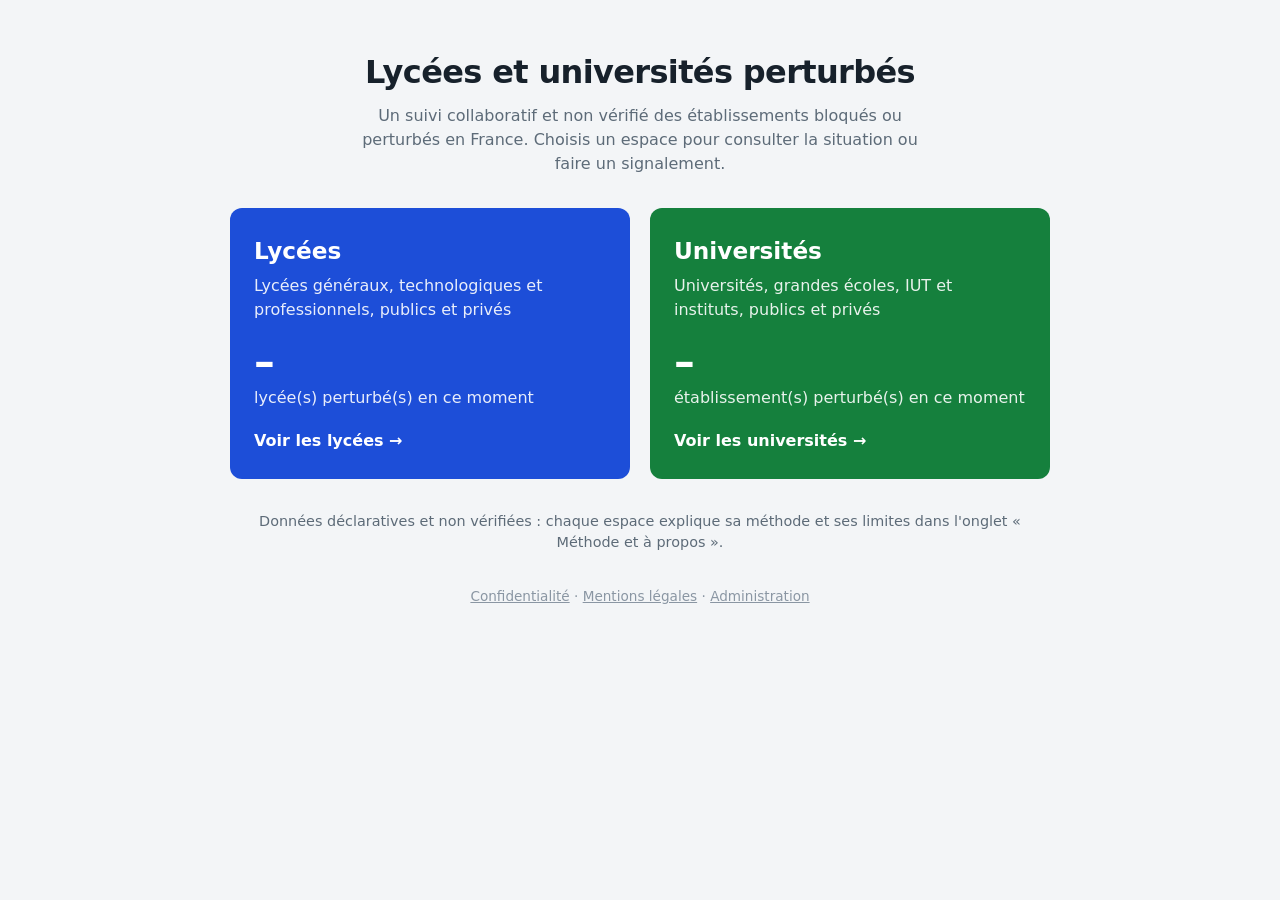
<file: index.html>
<!DOCTYPE html>
<html lang="fr">
<head>
<meta charset="utf-8">
<meta name="viewport" content="width=device-width, initial-scale=1">
<title>Lycées et universités perturbés – suivi collaboratif</title>
<!-- ===================================================================
     index.html : la page d'accueil. Elle ne charge ni carte ni liste
     d'établissements : seulement deux chiffres (un appel à la base).
     =================================================================== -->
<link rel="stylesheet" href="commun.css?v=11">
<style>
/* BLOC CSS A : la page d'accueil */
.accueil-tete { display: block; max-width: 860px; margin: 0 auto; padding: 3rem 1.25rem 0; text-align: center; }
.accueil-tete h1 { font-size: 2rem; }
.accueil-tete p { margin: .5rem auto 0; max-width: 56ch; color: var(--discret); }
.choix { max-width: 860px; margin: 2rem auto; padding: 0 1.25rem;
         display: grid; grid-template-columns: 1fr 1fr; gap: 1.25rem; }
@media (max-width: 640px) { .choix { grid-template-columns: 1fr; } }
.espace { display: block; padding: 1.6rem 1.5rem; border-radius: 12px; color: #fff;
          text-decoration: none; transition: transform .15s, box-shadow .15s; }
.espace:hover, .espace:focus-visible { transform: translateY(-2px); box-shadow: 0 8px 24px #0002; }
.espace:focus-visible { outline: 3px solid var(--encre); outline-offset: 3px; }
.espace.lycees { background: var(--bleu); }
.espace.universites { background: var(--vert); }
.espace h2 { margin: 0; font-size: 1.45rem; color: #fff; }
.espace .detail { margin: .35rem 0 1.2rem; opacity: .9; }
.espace .chiffre { font-size: 2.6rem; font-weight: 700; line-height: 1; font-variant-numeric: tabular-nums; }
.espace .libelle { margin-top: .2rem; opacity: .9; }
.espace .aller { display: inline-block; margin-top: 1.2rem; font-weight: 700; }
.accueil-note { max-width: 860px; margin: 0 auto; padding: 0 1.25rem; text-align: center;
                color: var(--discret); font-size: .9rem; }
</style>
</head>

<body>
<script>
/* BLOC JS A : ANCIENS LIENS
   Avant l'étape 11, le site des lycées était à cette adresse : un lien
   partagé du type ".../#carte/lycee/0690521S" est renvoyé vers
   lycees.html, avec la même fin d'adresse. */
if (/^#(signaler|stats|carte|infos)\b/.test(location.hash)) {
  location.replace("lycees.html" + location.hash);
}
</script>

<!-- BLOC HTML A : l'en-tête -->
<header class="accueil-tete">
  <h1>Lycées et universités perturbés</h1>
  <p>Un suivi collaboratif et non vérifié des établissements bloqués ou perturbés en
    France. Choisis un espace pour consulter la situation ou faire un signalement.</p>
</header>

<!-- BLOC HTML B : les deux espaces -->
<main class="choix">
  <a class="espace lycees" href="lycees.html">
    <h2>Lycées</h2>
    <div class="detail">Lycées généraux, technologiques et professionnels, publics et privés</div>
    <div class="chiffre" id="nb-lycee">–</div>
    <div class="libelle">lycée(s) perturbé(s) en ce moment</div>
    <span class="aller">Voir les lycées →</span>
  </a>
  <a class="espace universites" href="universites.html">
    <h2>Universités</h2>
    <div class="detail">Universités, grandes écoles, IUT et instituts, publics et privés</div>
    <div class="chiffre" id="nb-universite">–</div>
    <div class="libelle">établissement(s) perturbé(s) en ce moment</div>
    <span class="aller">Voir les universités →</span>
  </a>
</main>

<p class="accueil-note">Données déclaratives et non vérifiées : chaque espace explique
  sa méthode et ses limites dans l'onglet « Méthode et à propos ».</p>

<footer style="text-align:center;font-size:.85rem;margin:2rem 0">
  <a href="confidentialite.html" style="color:#8a96a3">Confidentialité</a>
  <span style="color:#8a96a3"> · </span>
  <a href="mentions-legales.html" style="color:#8a96a3">Mentions légales</a>
  <span style="color:#8a96a3"> · </span>
  <a href="admin.html" style="color:#8a96a3">Administration</a>
</footer>

<script>
/* BLOC JS B : LES DEUX CHIFFRES
   Un seul appel à la fonction nombre_perturbes() (schema-etape11.sql).
   Si elle échoue, les tirets restent affichés : les liens fonctionnent. */
const SUPABASE_URL = "https://tmantitdvmctbxbvzlbf.supabase.co";
const SUPABASE_CLE = "sb_publishable_nXZelcAhkvD63yTFmdbzOA_ekhnnpEH";

async function chargerChiffres() {
  try {
    const reponse = await fetch(`${SUPABASE_URL}/rest/v1/rpc/nombre_perturbes`, {
      method: "POST",
      headers: { apikey: SUPABASE_CLE, "Content-Type": "application/json" },
      body: "{}",
    });
    if (!reponse.ok) throw new Error("HTTP " + reponse.status);
    const n = await reponse.json();
    for (const type of ["lycee", "universite"]) {
      document.getElementById("nb-" + type).textContent = Number(n[type] ?? 0).toLocaleString("fr-FR");
    }
  } catch (e) {
    console.warn("Chiffres indisponibles", e);
  }
}
chargerChiffres();
setInterval(chargerChiffres, 60000);   // mise à jour chaque minute
</script>
</body>
</html>
</file>
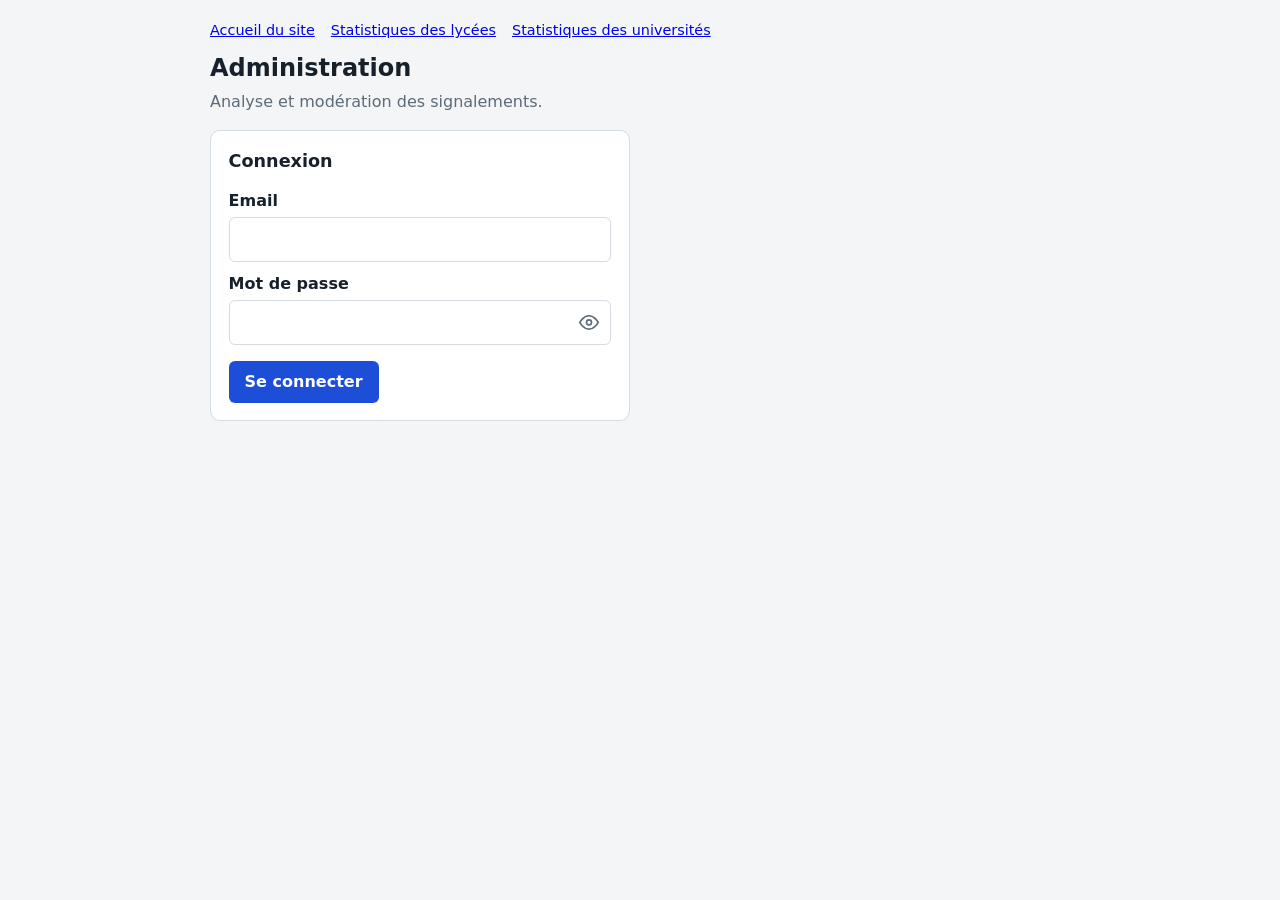
<file: admin.html>
<!DOCTYPE html>
<html lang="fr">
<head>
<meta charset="utf-8">
<meta name="viewport" content="width=device-width, initial-scale=1">
<!-- noindex : demande aux moteurs de recherche de ne pas référencer cette page -->
<meta name="robots" content="noindex, nofollow">
<title>Administration – Lycées et universités perturbés</title>

<style>
/* BLOC CSS 1 : variables et réglages de base (mêmes couleurs que index.html) */
:root {
  --fond: #f3f5f7; --carte: #ffffff; --encre: #17212b; --discret: #5d6b78;
  --trait: #d5dbe1; --alerte: #d4380d; --alerte-clair: #fde9e2;
  --ok: #237a4b; --accent: #1d4ed8; --avert: #b45309; --avert-clair: #fef3c7;
}
* { box-sizing: border-box; }
body { margin: 0; background: var(--fond); color: var(--encre);
       font: 16px/1.5 system-ui, -apple-system, "Segoe UI", sans-serif; }
main { max-width: 900px; margin: 0 auto; padding: 1.25rem; }
h1 { margin: 0 0 .25rem; font-size: 1.5rem; }
.carte { background: var(--carte); border: 1px solid var(--trait);
         border-radius: 10px; padding: 1.1rem; margin-top: 1rem; }
input, select { width: 100%; padding: .6rem .75rem; font: inherit;
                border: 1px solid var(--trait); border-radius: 6px; background: #fff; }
label { display: block; font-weight: 600; margin: .6rem 0 .25rem; }
button { padding: .55rem 1rem; font: inherit; font-weight: 600; color: #fff;
         background: var(--accent); border: 0; border-radius: 6px; cursor: pointer; }
button.secondaire { background: #fff; color: var(--encre); border: 1px solid var(--trait); }
button.danger { background: var(--alerte); }
button:disabled { opacity: .5; cursor: wait; }
#erreur { color: var(--alerte); font-weight: 600; min-height: 1.4em; margin-top: .6rem; }
[hidden] { display: none !important; }

/* BLOC CSS 2 : la barre de filtres */
.filtres { display: flex; flex-wrap: wrap; gap: 1rem; align-items: end; }
.filtres > div { flex: 1; min-width: 160px; }
.filtres .case { display: flex; align-items: center; gap: .5rem; font-weight: 400; }
.filtres .case input { width: auto; }

/* BLOC CSS 3 : un lycée = un bloc dépliable (<details>) */
details { border: 1px solid var(--trait); border-radius: 8px; margin-top: .6rem; background: #fff; }
summary { padding: .65rem .85rem; cursor: pointer; }
summary .nom { font-weight: 600; }
summary .meta { color: var(--discret); font-size: .88rem; }
.badge { display: inline-block; font-size: .78rem; font-weight: 600; padding: .05rem .5rem;
         border-radius: 999px; margin-left: .4rem; }
.badge.suspect { background: var(--avert-clair); color: var(--avert); }
.badge.fort    { background: var(--alerte-clair); color: var(--alerte); }
.detail { padding: 0 .85rem .85rem; overflow-x: auto; }
table { width: 100%; border-collapse: collapse; font-size: .9rem; }
th, td { text-align: left; padding: .35rem .4rem; border-bottom: 1px solid var(--trait); white-space: nowrap; }
tr.annule td { color: var(--discret); text-decoration: line-through; }
tr.annule td:last-child { text-decoration: none; }
code { font-size: .82rem; }

/* BLOC CSS 5 : outils (pause, export) */
.outils { display: flex; flex-wrap: wrap; gap: 1rem 2rem; }
.outils > div { flex: 1; min-width: 240px; }
.outils h2 { margin: 0 0 .35rem; font-size: 1rem; }
.outils p { margin: 0 0 .6rem; color: var(--discret); font-size: .9rem; }
.outils select { width: auto; margin-right: .5rem; }
#etat-pause { font-weight: 700; }
#etat-pause.pause { color: var(--alerte); }
#etat-pause.actif { color: var(--ok); }
.outils input[type=number] { width: 5rem; margin-right: .5rem; }
.outils .seuils label { display: inline-block; margin: 0 .75rem .5rem 0; font-weight: 400; }
.badge.universite { background: #e3f4e8; color: #15803d; }
.badge.lycee { background: #e8efff; color: #1d4ed8; }
.liens-haut { display: flex; flex-wrap: wrap; gap: .5rem 1rem; margin-bottom: .5rem; font-size: .9rem; }

/* BLOC CSS 4 : le champ mot de passe avec son bouton "œil".
   Le conteneur est en position: relative pour que le bouton (absolute)
   se place par-dessus la partie droite du champ. */
.champ-mdp { position: relative; }
.champ-mdp input { padding-right: 2.9rem; }          /* le texte ne passe pas sous l'œil */
.champ-mdp .oeil {
  position: absolute; top: 50%; right: .3rem; transform: translateY(-50%);
  width: 2.2rem; height: 2.2rem; margin: 0; padding: 0;
  display: flex; align-items: center; justify-content: center;
  background: none; color: var(--discret); border: 0; border-radius: 6px;
}
.champ-mdp .oeil:hover { color: var(--encre); }
.champ-mdp .oeil:focus-visible { outline: 3px solid #93b4ff; }
</style>
</head>

<body>
<main>
  <!-- Liens vers le site public, ouverts dans un nouvel onglet : la
       connexion à cette page (gardée en mémoire dans l'onglet) est conservée -->
  <nav class="liens-haut">
    <a href="index.html" target="_blank" rel="noopener">Accueil du site</a>
    <a href="lycees.html#stats" target="_blank" rel="noopener">Statistiques des lycées</a>
    <a href="universites.html#stats" target="_blank" rel="noopener">Statistiques des universités</a>
  </nav>
  <h1>Administration</h1>
  <p style="color:var(--discret);margin:0">Analyse et modération des signalements.</p>

  <!-- BLOC HTML 1 : le formulaire de connexion (visible tant qu'on n'est pas connecté) -->
  <section id="connexion" class="carte" style="max-width:420px">
    <h2 style="margin-top:0;font-size:1.1rem">Connexion</h2>
    <label for="email">Email</label>
    <input id="email" type="email" autocomplete="username">
    <label for="mdp">Mot de passe</label>
    <div class="champ-mdp">
      <input id="mdp" type="password" autocomplete="current-password">
      <!-- type="button" : évite qu'il agisse comme un bouton d'envoi.
           aria-label / aria-pressed : indications pour les lecteurs d'écran. -->
      <button id="btn-oeil" class="oeil" type="button"
              aria-label="Afficher le mot de passe" aria-pressed="false">
        <svg width="20" height="20" viewBox="0 0 24 24" fill="none" stroke="currentColor"
             stroke-width="2" stroke-linecap="round" stroke-linejoin="round" aria-hidden="true">
          <!-- œil ouvert : affiché quand le mot de passe est masqué -->
          <g id="oeil-ouvert">
            <path d="M1 12s4-8 11-8 11 8 11 8-4 8-11 8-11-8-11-8z"/>
            <circle cx="12" cy="12" r="3"/>
          </g>
          <!-- œil barré : affiché quand le mot de passe est visible -->
          <g id="oeil-barre" style="display:none">
            <path d="M17.94 17.94A10.07 10.07 0 0 1 12 20c-7 0-11-8-11-8a18.45 18.45 0 0 1 5.06-5.94M9.9 4.24A9.12 9.12 0 0 1 12 4c7 0 11 8 11 8a18.5 18.5 0 0 1-2.16 3.19m-6.72-1.07a3 3 0 1 1-4.24-4.24"/>
            <line x1="1" y1="1" x2="23" y2="23"/>
          </g>
        </svg>
      </button>
    </div>
    <div style="margin-top:1rem"><button id="btn-connexion" type="button">Se connecter</button></div>
  </section>

  <!-- BLOC HTML 2 : le tableau de bord (caché tant qu'on n'est pas connecté) -->
  <section id="tableau" hidden>
    <!-- BLOC HTML 3 : outils d'administration -->
    <div class="carte outils">
      <div>
        <h2>Signalements</h2>
        <p>État : <span id="etat-pause">…</span></p>
        <p>En cas d'abus massif, la pause bloque tout nouveau signalement. La liste et la carte restent visibles.</p>
        <button id="btn-pause" type="button">…</button>
      </div>
      <div>
        <h2>Export de l'historique</h2>
        <p>Établissements confirmés comme perturbés (lycées et universités), heure par heure (aucune donnée d'appareil). Fichier CSV lisible par Excel.</p>
        <select id="export-periode" aria-label="Période de l'export">
          <option value="7">7 derniers jours</option>
          <option value="30">30 derniers jours</option>
          <option value="0">Tout l'historique</option>
        </select>
        <button id="btn-export" class="secondaire" type="button">Télécharger</button>
      </div>
      <div class="seuils">
        <h2>Seuils de confirmation</h2>
        <p>Nombre d'appareils différents nécessaires pour qu'un établissement apparaisse comme perturbé.</p>
        <label>Lycées <input type="number" id="seuil-lycee" min="1" max="50"></label>
        <label>Universités <input type="number" id="seuil-universite" min="1" max="50"></label>
        <button id="btn-seuils" class="secondaire" type="button">Enregistrer</button>
        <span id="etat-seuils" style="margin-left:.5rem;color:var(--discret)"></span>
      </div>
    </div>

    <div class="carte">
      <div class="filtres">
        <div>
          <label for="filtre-type">Établissements</label>
          <select id="filtre-type">
            <option value="">Lycées et universités</option>
            <option value="lycee">Lycées</option>
            <option value="universite">Universités</option>
          </select>
        </div>
        <div>
          <label for="periode">Période</label>
          <select id="periode">
            <option value="24">Dernières 24 h</option>
            <option value="168">7 derniers jours</option>
            <option value="720">30 derniers jours</option>
          </select>
        </div>
        <div>
          <label class="case"><input type="checkbox" id="voir-annules"> Afficher les annulés</label>
        </div>
        <div style="flex:0">
          <button id="btn-actualiser" class="secondaire" type="button">Actualiser</button>
          <button id="btn-deconnexion" class="secondaire" type="button">Déconnexion</button>
        </div>
      </div>
      <div id="resume" style="margin-top:.75rem;color:var(--discret)"></div>
    </div>
    <div id="groupes"></div>
  </section>

  <div id="erreur" role="alert"></div>
</main>

<script>
/* ===================================================================
   BLOC JS 1 : CONFIGURATION ET ÉTAT
   =================================================================== */
const SUPABASE_URL = "https://tmantitdvmctbxbvzlbf.supabase.co";
const SUPABASE_CLE = "sb_publishable_nXZelcAhkvD63yTFmdbzOA_ekhnnpEH";

let session = null;        // { token, userId, email } une fois connecté
let LYCEES = new Map();    // uai -> établissement (lycée ou site universitaire, avec son "type")
let MOTIFS = new Map();    // id -> motif

const $ = (id) => document.getElementById(id);
const H = 3600 * 1000;

// Crée un élément HTML : el("td", {}, "texte"). On utilise des éléments
// et textContent (jamais innerHTML) : sécurité contre l'injection de code.
function el(tag, props = {}, ...enfants) {
  const e = document.createElement(tag);
  Object.assign(e, props);
  e.append(...enfants);
  return e;
}

function erreur(texte = "") { $("erreur").textContent = texte; }

/* ===================================================================
   BLOC JS 2 : CONNEXION
   On envoie email + mot de passe au service d'authentification de
   Supabase. En retour, il nous donne un "jeton" (token) : une preuve
   d'identité valable environ 1 heure, qu'on joint à chaque requête.
   Le mot de passe n'est jamais stocké par la page.
   =================================================================== */
async function connecter(email, mdp) {
  const reponse = await fetch(`${SUPABASE_URL}/auth/v1/token?grant_type=password`, {
    method: "POST",
    headers: { apikey: SUPABASE_CLE, "Content-Type": "application/json" },
    body: JSON.stringify({ email, password: mdp }),
  });
  if (!reponse.ok) throw new Error("Email ou mot de passe incorrect.");
  const d = await reponse.json();
  session = { token: d.access_token, userId: d.user.id, email: d.user.email };
}

function deconnecter(message = "") {
  session = null;
  $("tableau").hidden = true;
  $("connexion").hidden = false;
  $("mdp").value = "";
  afficherMdp(false);       // le prochain affichage commence masqué
  erreur(message);
}

/* ===================================================================
   BLOC JS 3 : REQUÊTES À LA BASE (avec le jeton de l'admin)
   Différence avec index.html : "Authorization" contient le jeton.
   La base sait alors QUI parle et applique les règles réservées
   aux administrateurs (voir schema.sql).
   =================================================================== */
async function api(chemin, options = {}) {
  const reponse = await fetch(`${SUPABASE_URL}/rest/v1/${chemin}`, {
    ...options,
    headers: {
      apikey: SUPABASE_CLE,
      Authorization: `Bearer ${session.token}`,
      "Content-Type": "application/json",
      ...(options.headers || {}),
    },
  });
  if (reponse.status === 401) {                 // jeton expiré
    deconnecter("Session expirée : reconnecte-toi.");
    throw new Error("401");
  }
  if (!reponse.ok) throw new Error(await reponse.text());
  const texte = await reponse.text();
  return texte ? JSON.parse(texte) : null;
}

// Télécharge tous les signalements de la période (1000 lignes par requête)
async function chargerSignalements(heures) {
  const depuis = encodeURIComponent(new Date(Date.now() - heures * H).toISOString());
  let tout = [], decalage = 0;
  while (true) {
    const lot = await api(
      `signalements?select=id,uai,motif,created_at,device_hash,annule,annule_raison` +
      `&created_at=gte.${depuis}&order=created_at.desc&limit=1000&offset=${decalage}`
    );
    tout = tout.concat(lot);
    if (lot.length < 1000) break;
    decalage += 1000;
  }
  return tout;
}

/* ===================================================================
   BLOC JS 4 : ANNULATION
   On ne supprime rien : on marque le signalement "annulé", avec qui,
   quand et pourquoi. La page publique l'ignore ensuite.
   "filtre" désigne les lignes visées, par ex. "id=eq.12" (une ligne)
   ou "uai=eq.0690001A&annule=eq.false" (tous les actifs d'un lycée).
   =================================================================== */
async function annuler(filtre, raison) {
  await api(`signalements?${filtre}`, {
    method: "PATCH",
    headers: { Prefer: "return=minimal" },
    body: JSON.stringify({
      annule: true,
      annule_par: session.userId,
      annule_le: new Date().toISOString(),
      annule_raison: raison,
    }),
  });
  await afficher();
}

/* ===================================================================
   BLOC JS 5 : AFFICHAGE GROUPÉ PAR LYCÉE
   Pour chaque lycée on calcule :
   - actifs   : signalements non annulés
   - appareils: nombre d'appareils DISTINCTS parmi ces signalements
   Si beaucoup de signalements viennent d'un seul appareil, c'est
   suspect (spam ou test) : on affiche un badge d'alerte.
   =================================================================== */
const nomLycee = (uai) => {
  const l = LYCEES.get(uai);
  return l ? `${l.nom} (${l.ville})` : uai;
};
// Type d'un établissement : les sites universitaires ont un code qui
// commence par "u" (voir convertir-universites.js)
const typeDe = (uai) => LYCEES.get(uai)?.type ?? (/^u/.test(uai) ? "universite" : "lycee");

function depuis(date) {
  const min = Math.max(0, Math.round((Date.now() - date) / 60000));
  if (min < 1) return "à l'instant";
  if (min < 60) return `il y a ${min} min`;
  if (min < 2880) return `il y a ${Math.round(min / 60)} h`;
  return `il y a ${Math.round(min / 1440)} j`;
}

async function afficher() {
  erreur();
  const voirAnnules = $("voir-annules").checked;
  const lignes = await chargerSignalements(Number($("periode").value));

  // Regroupement par établissement (avec le filtre Lycées / Universités)
  const filtreType = $("filtre-type").value;
  const groupes = new Map();
  for (const s of lignes) {
    if (!voirAnnules && s.annule) continue;
    if (filtreType && typeDe(s.uai) !== filtreType) continue;
    if (!groupes.has(s.uai)) groupes.set(s.uai, { uai: s.uai, rows: [], actifs: 0, appareils: new Set() });
    const g = groupes.get(s.uai);
    g.rows.push(s);
    if (!s.annule) { g.actifs++; g.appareils.add(s.device_hash ?? "inconnu"); }
  }

  // Les lycées les plus signalés en premier
  const liste = [...groupes.values()].sort(
    (a, b) => b.actifs - a.actifs || Date.parse(b.rows[0].created_at) - Date.parse(a.rows[0].created_at)
  );

  const actifs = lignes.filter((s) => !s.annule && (!filtreType || typeDe(s.uai) === filtreType));
  $("resume").textContent =
    `${actifs.length} signalement(s) actif(s) sur ${new Set(actifs.map((s) => s.uai)).size} établissement(s).`;

  const zone = $("groupes");
  zone.textContent = "";
  if (liste.length === 0) {
    zone.append(el("p", { className: "carte", textContent: "Aucun signalement sur cette période." }));
    return;
  }

  for (const g of liste) {
    const dernier = g.rows[0];
    const resume = el("summary", {});
    const type = typeDe(g.uai);
    resume.append(el("span", { className: "nom", textContent: nomLycee(g.uai) }));
    resume.append(el("span", { className: "badge " + type, textContent: type === "universite" ? "université" : "lycée" }));

    // Badges d'alerte
    if (g.actifs >= 2 && g.appareils.size === 1) {
      resume.append(el("span", { className: "badge fort", textContent: "⚠ un seul appareil" }));
    } else if (g.actifs > g.appareils.size) {
      resume.append(el("span", { className: "badge suspect", textContent: "doublons d'appareil" }));
    }

    resume.append(el("div", { className: "meta",
      textContent: `${g.actifs} actif(s) · ${g.appareils.size} appareil(s) distinct(s) · ` +
                   `dernier : ${MOTIFS.get(dernier.motif)?.label ?? dernier.motif}, ${depuis(Date.parse(dernier.created_at))}` }));

    // Tableau détaillé des signalements du lycée
    const tableau = el("table", {});
    tableau.append(el("thead", {}, el("tr", {},
      ...["Date", "Motif", "Appareil", ""].map((t) => el("th", { textContent: t })))));
    const corps = el("tbody", {});
    for (const s of g.rows) {
      const tr = el("tr", { className: s.annule ? "annule" : "" });
      const action = el("td", {});
      if (s.annule) {
        action.textContent = `annulé : ${s.annule_raison ?? "—"}`;
      } else {
        const b = el("button", { className: "secondaire", textContent: "Annuler" });
        b.onclick = async () => {
          const raison = prompt("Raison de l'annulation ? (ex. test, canular)");
          if (raison === null) return;            // l'admin a cliqué sur "Annuler" dans la boîte
          b.disabled = true;
          try { await annuler(`id=eq.${s.id}`, raison || "non précisée"); }
          catch (e) { erreur("L'annulation a échoué."); console.error(e); b.disabled = false; }
        };
        action.append(b);
      }
      tr.append(
        el("td", { textContent: new Date(s.created_at).toLocaleString("fr-FR") }),
        el("td", { textContent: MOTIFS.get(s.motif)?.label ?? s.motif }),
        el("td", {}, el("code", { textContent: (s.device_hash ?? "inconnu").slice(0, 8) })),
        action
      );
      corps.append(tr);
    }
    tableau.append(corps);

    const detail = el("div", { className: "detail" }, tableau);

    // Bouton : annuler tous les signalements actifs de ce lycée d'un coup
    if (g.actifs > 0) {
      const tout = el("button", { className: "danger", textContent: "Annuler tous les signalements actifs de cet établissement" });
      tout.style.marginTop = ".75rem";
      tout.onclick = async () => {
        const raison = prompt(`Annuler les ${g.actifs} signalement(s) actif(s) ?\nRaison :`);
        if (raison === null) return;
        tout.disabled = true;
        try { await annuler(`uai=eq.${g.uai}&annule=eq.false`, raison || "non précisée"); }
        catch (e) { erreur("L'annulation a échoué."); console.error(e); tout.disabled = false; }
      };
      detail.append(tout);
    }

    zone.append(el("details", {}, resume, detail));
  }
}

/* ===================================================================
   BLOC JS 5b : PAUSE ET EXPORT
   - La pause est lue par service_en_pause() et modifiée par
     definir_pause(), qui vérifie côté serveur que l'on est admin
     (schema-etape9.sql).
   - L'export lit la table historique_lycees (lecture réservée aux
     admins) par paquets de 1000 lignes, puis fabrique un fichier CSV
     dans le navigateur.
   =================================================================== */
let pauseActive = false;

function afficherPause() {
  const etat = $("etat-pause");
  etat.textContent = pauseActive ? "suspendus (pause)" : "ouverts";
  etat.className = pauseActive ? "pause" : "actif";
  $("btn-pause").textContent = pauseActive ? "Reprendre les signalements" : "Mettre en pause";
  $("btn-pause").className = pauseActive ? "" : "danger";
}

async function chargerPause() {
  pauseActive = (await api("rpc/service_en_pause", { method: "POST", body: "{}" })) === true;
  afficherPause();
}

$("btn-pause").onclick = async () => {
  const nouvelEtat = !pauseActive;
  if (nouvelEtat && !confirm("Suspendre tous les nouveaux signalements ?")) return;
  $("btn-pause").disabled = true;
  try {
    await api("rpc/definir_pause", { method: "POST", body: JSON.stringify({ active: nouvelEtat }) });
    pauseActive = nouvelEtat;
    afficherPause();
  } catch (e) { erreur("Changement impossible."); console.error(e); }
  finally { $("btn-pause").disabled = false; }
};

// Un champ CSV : entre guillemets, guillemets internes doublés
const csv = (v) => `"${String(v ?? "").replace(/"/g, '""')}"`;

$("btn-export").onclick = async () => {
  const bouton = $("btn-export");
  bouton.disabled = true;
  erreur();
  try {
    const jours = Number($("export-periode").value);
    const filtre = jours
      ? `&heure=gte.${encodeURIComponent(new Date(Date.now() - jours * 24 * H).toISOString())}`
      : "";
    let lignes = [], decalage = 0;
    while (true) {
      const lot = await api(`historique_lycees?select=heure,uai,motif,confirmations${filtre}` +
                            `&order=heure.asc,uai.asc&limit=1000&offset=${decalage}`);
      lignes = lignes.concat(lot);
      if (lot.length < 1000) break;
      decalage += 1000;
      bouton.textContent = `${lignes.length} lignes…`;
    }
    // Point-virgule et "BOM" (\uFEFF) : Excel en français ouvre ainsi le
    // fichier directement, accents compris
    const entete = ["date", "heure", "type", "code", "etablissement", "ville", "departement", "motif", "confirmations"];
    const contenu = lignes.map((r) => {
      const d = new Date(r.heure);
      const l = LYCEES.get(r.uai);
      return [d.toLocaleDateString("fr-FR"), d.getHours() + " h", typeDe(r.uai), r.uai, l?.nom, l?.ville, l?.dept,
              MOTIFS.get(r.motif)?.label ?? r.motif, r.confirmations].map(csv).join(";");
    });
    const fichier = new Blob(["\uFEFF" + [entete.join(";"), ...contenu].join("\r\n")],
                             { type: "text/csv;charset=utf-8" });
    const lien = document.createElement("a");
    lien.href = URL.createObjectURL(fichier);
    lien.download = `historique-etablissements-${new Date().toISOString().slice(0, 10)}.csv`;
    document.body.appendChild(lien);
    lien.click();
    lien.remove();
    setTimeout(() => URL.revokeObjectURL(lien.href), 1000);
    if (!lignes.length) erreur("Aucune donnée sur cette période (le fichier ne contient que l'en-tête).");
  } catch (e) {
    if (e.message !== "401") erreur("Export impossible. As-tu lancé schema-etape9.sql ?");
    console.error(e);
  } finally {
    bouton.disabled = false;
    bouton.textContent = "Télécharger";
  }
};

/* ===================================================================
   BLOC JS 5c : SEUILS DE CONFIRMATION
   lire_seuils() et definir_seuils() : schema-etape11.sql. La seconde
   vérifie côté serveur que l'on est administrateur.
   =================================================================== */
async function chargerSeuils() {
  const s = await api("rpc/lire_seuils", { method: "POST", body: "{}" });
  $("seuil-lycee").value = s.lycee;
  $("seuil-universite").value = s.universite;
}

$("btn-seuils").onclick = async () => {
  const lycees = Number($("seuil-lycee").value), universites = Number($("seuil-universite").value);
  if (!(lycees >= 1 && lycees <= 50 && universites >= 1 && universites <= 50)) {
    erreur("Les seuils doivent être compris entre 1 et 50.");
    return;
  }
  $("btn-seuils").disabled = true;
  erreur();
  try {
    await api("rpc/definir_seuils", { method: "POST", body: JSON.stringify({ lycees, universites }) });
    $("etat-seuils").textContent = "Enregistré ✓";
    setTimeout(() => { $("etat-seuils").textContent = ""; }, 3000);
  } catch (e) { erreur("Enregistrement impossible. As-tu lancé schema-etape11.sql ?"); console.error(e); }
  finally { $("btn-seuils").disabled = false; }
};

/* ===================================================================
   BLOC JS 6 : DÉMARRAGE APRÈS CONNEXION
   1. on vérifie, côté serveur, que ce compte est bien administrateur
   2. on charge les lycées et les motifs (pour afficher des noms lisibles)
   3. on affiche le tableau de bord
   =================================================================== */
async function ouvrirTableau() {
  const estAdmin = await api("rpc/is_admin", { method: "POST", body: "{}" });
  if (estAdmin !== true) {
    deconnecter("Ce compte n'a pas les droits d'administrateur.");
    return;
  }
  // Les deux listes ; universites.json peut manquer (le site marche quand même)
  const lire = (fichier) => fetch(fichier).then((r) => (r.ok ? r.json() : [])).catch(() => []);
  const [lycees, universites, motifs] = await Promise.all([
    lire("lycees.json"),
    lire("universites.json"),
    api("motifs?select=id,label"),
  ]);
  LYCEES = new Map([
    ...lycees.map((l) => [l.uai, { ...l, type: "lycee" }]),
    ...universites.map((l) => [l.uai, { ...l, type: "universite" }]),
  ]);
  MOTIFS = new Map(motifs.map((m) => [m.id, m]));

  $("connexion").hidden = true;
  $("tableau").hidden = false;
  chargerPause().catch((e) => { $("etat-pause").textContent = "inconnu (lance schema-etape9.sql)"; console.error(e); });
  chargerSeuils().catch((e) => { $("etat-seuils").textContent = "indisponible (lance schema-etape11.sql)"; console.error(e); });
  await afficher();
}

/* ===================================================================
   BLOC JS 7 : LES BOUTONS
   =================================================================== */
$("btn-connexion").onclick = async () => {
  const bouton = $("btn-connexion");
  bouton.disabled = true;
  erreur();
  try {
    await connecter($("email").value.trim(), $("mdp").value);
    $("mdp").value = "";
    afficherMdp(false);
    await ouvrirTableau();
  } catch (e) {
    if (e.message !== "401") erreur(e.message.startsWith("Email") ? e.message : "Erreur de connexion.");
    console.error(e);
  } finally {
    bouton.disabled = false;
  }
};
// Affiche ou masque le mot de passe : on change le "type" du champ.
// type="password" -> points ; type="text" -> texte lisible.
function afficherMdp(visible) {
  $("mdp").type = visible ? "text" : "password";
  $("oeil-ouvert").style.display = visible ? "none" : "";
  $("oeil-barre").style.display = visible ? "" : "none";
  $("btn-oeil").setAttribute("aria-pressed", String(visible));
  $("btn-oeil").setAttribute("aria-label", visible ? "Masquer le mot de passe" : "Afficher le mot de passe");
}
$("btn-oeil").onclick = () => afficherMdp($("mdp").type === "password");

$("mdp").addEventListener("keydown", (e) => { if (e.key === "Enter") $("btn-connexion").click(); });

$("btn-actualiser").onclick = () => afficher().catch((e) => { erreur("Actualisation impossible."); console.error(e); });
$("btn-deconnexion").onclick = () => deconnecter();
$("periode").onchange = $("btn-actualiser").onclick;
$("voir-annules").onchange = $("btn-actualiser").onclick;
$("filtre-type").onchange = $("btn-actualiser").onclick;
</script>
</body>
</html>
</file>
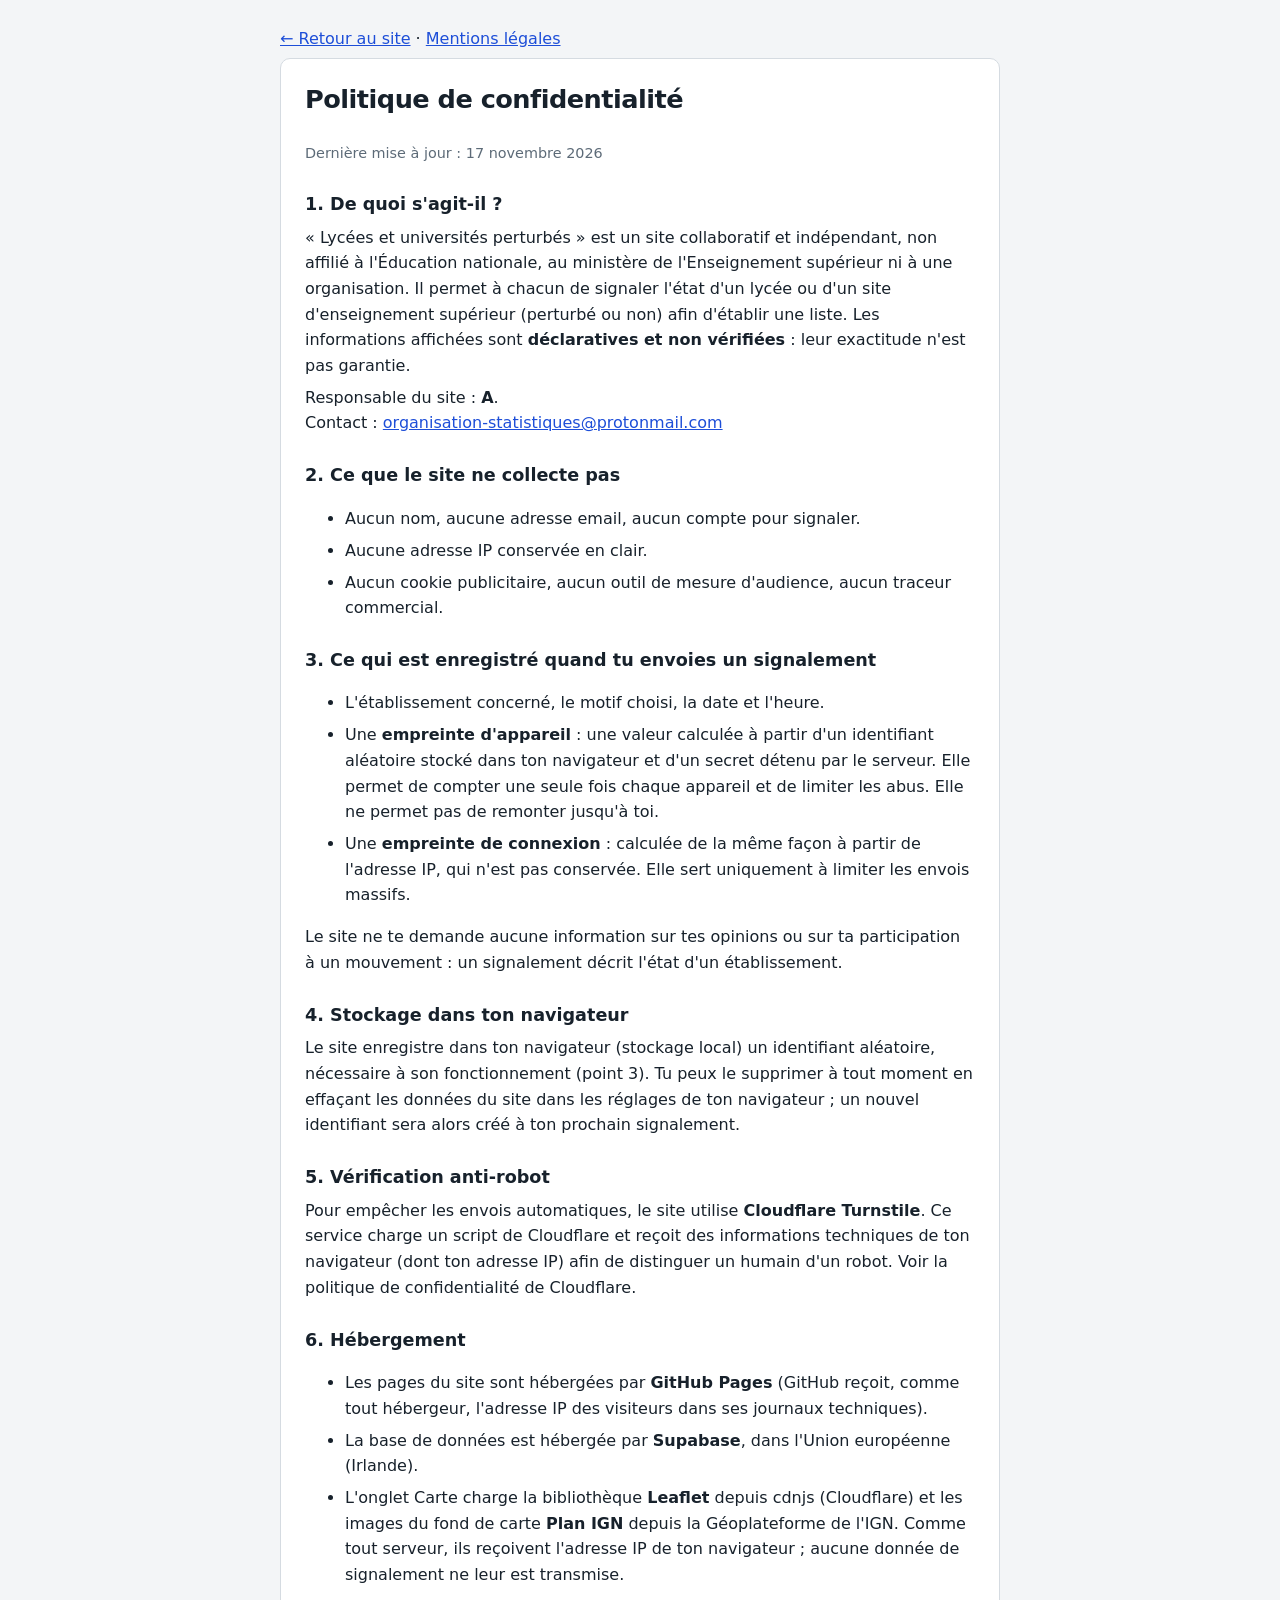
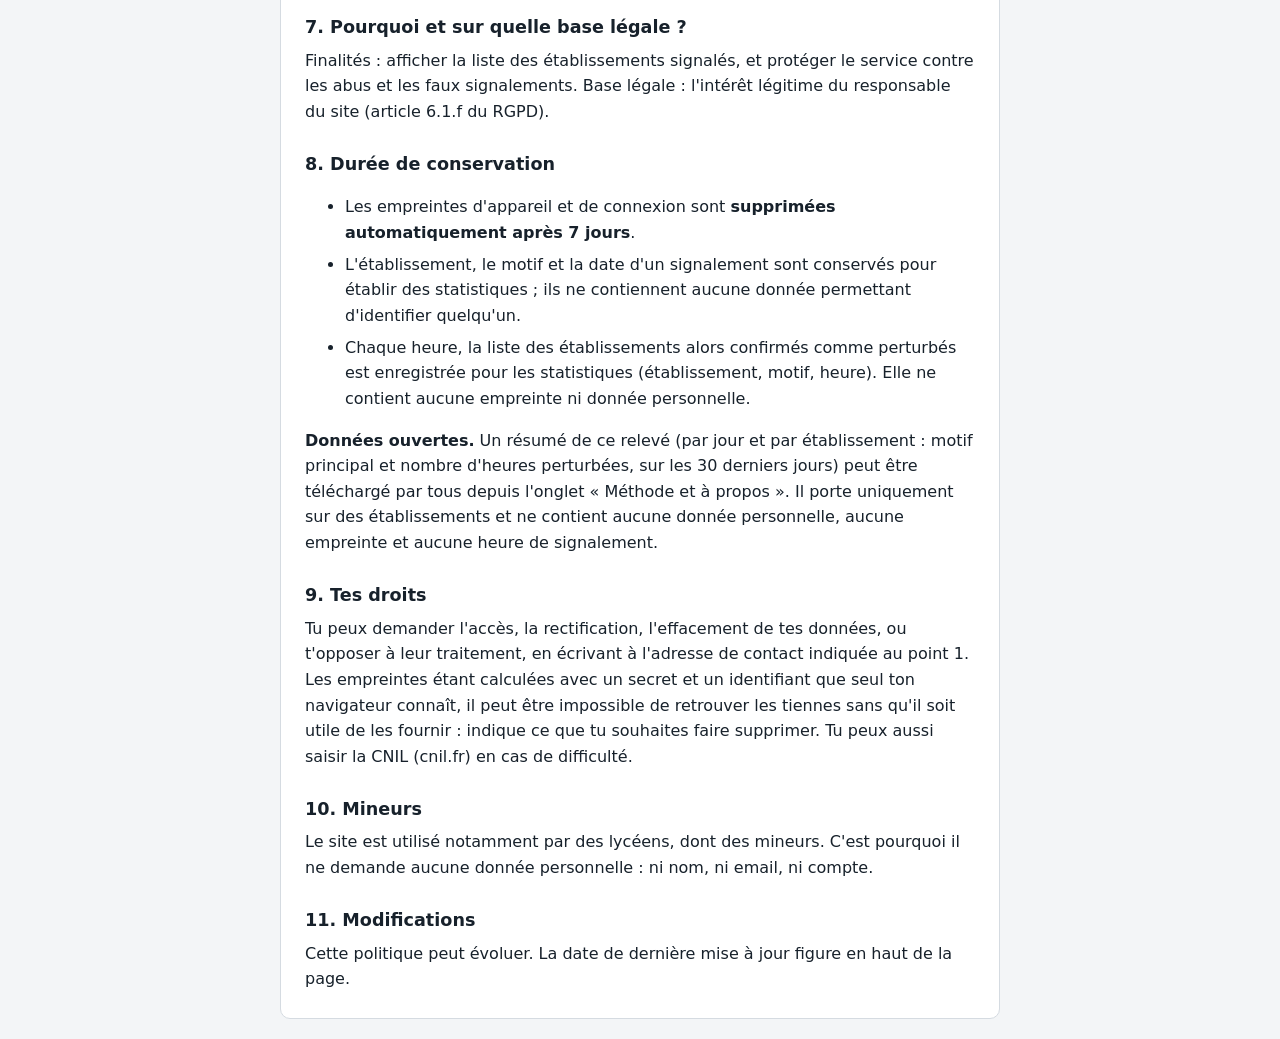
<file: confidentialite.html>
<!DOCTYPE html>
<html lang="fr">
<head>
<meta charset="utf-8">
<meta name="viewport" content="width=device-width, initial-scale=1">
<title>Politique de confidentialité – Lycées et universités perturbés</title>
<style>
  :root { --fond: #f3f5f7; --carte: #ffffff; --encre: #17212b; --discret: #5d6b78; --trait: #d5dbe1; --accent: #1d4ed8; }
  * { box-sizing: border-box; }
  body { margin: 0; background: var(--fond); color: var(--encre);
         font: 16px/1.6 system-ui, -apple-system, "Segoe UI", sans-serif; }
  main { max-width: 760px; margin: 0 auto; padding: 1.25rem; }
  article { background: var(--carte); border: 1px solid var(--trait); border-radius: 10px; padding: 1.25rem 1.5rem; }
  h1 { margin-top: 0; font-size: 1.6rem; letter-spacing: -0.02em; }
  h2 { font-size: 1.1rem; margin: 1.6rem 0 .4rem; }
  p, li { margin: .4rem 0; }
  .maj { color: var(--discret); font-size: .9rem; }
  a { color: var(--accent); }
</style>
</head>
<body>
<main>
<p><a href="index.html">← Retour au site</a> · <a href="mentions-legales.html">Mentions légales</a></p>
<article>
  <h1>Politique de confidentialité</h1>
  <p class="maj">Dernière mise à jour : 17 novembre 2026</p>

  <h2>1. De quoi s'agit-il ?</h2>
  <p>« Lycées et universités perturbés » est un site collaboratif et indépendant, non affilié à l'Éducation nationale, au ministère de l'Enseignement supérieur ni à une organisation. Il permet à chacun de signaler l'état d'un lycée ou d'un site d'enseignement supérieur (perturbé ou non) afin d'établir une liste. Les informations affichées sont <strong>déclaratives et non vérifiées</strong> : leur exactitude n'est pas garantie.</p>
  <p>Responsable du site : <strong>A</strong>.<br>
  Contact : <a href="mailto:organisation-statistiques@protonmail.com">organisation-statistiques@protonmail.com</a></p>

  <h2>2. Ce que le site ne collecte pas</h2>
  <ul>
    <li>Aucun nom, aucune adresse email, aucun compte pour signaler.</li>
    <li>Aucune adresse IP conservée en clair.</li>
    <li>Aucun cookie publicitaire, aucun outil de mesure d'audience, aucun traceur commercial.</li>
  </ul>

  <h2>3. Ce qui est enregistré quand tu envoies un signalement</h2>
  <ul>
    <li>L'établissement concerné, le motif choisi, la date et l'heure.</li>
    <li>Une <strong>empreinte d'appareil</strong> : une valeur calculée à partir d'un identifiant aléatoire stocké dans ton navigateur et d'un secret détenu par le serveur. Elle permet de compter une seule fois chaque appareil et de limiter les abus. Elle ne permet pas de remonter jusqu'à toi.</li>
    <li>Une <strong>empreinte de connexion</strong> : calculée de la même façon à partir de l'adresse IP, qui n'est pas conservée. Elle sert uniquement à limiter les envois massifs.</li>
  </ul>
  <p>Le site ne te demande aucune information sur tes opinions ou sur ta participation à un mouvement : un signalement décrit l'état d'un établissement.</p>

  <h2>4. Stockage dans ton navigateur</h2>
  <p>Le site enregistre dans ton navigateur (stockage local) un identifiant aléatoire, nécessaire à son fonctionnement (point 3). Tu peux le supprimer à tout moment en effaçant les données du site dans les réglages de ton navigateur ; un nouvel identifiant sera alors créé à ton prochain signalement.</p>

  <h2>5. Vérification anti-robot</h2>
  <p>Pour empêcher les envois automatiques, le site utilise <strong>Cloudflare Turnstile</strong>. Ce service charge un script de Cloudflare et reçoit des informations techniques de ton navigateur (dont ton adresse IP) afin de distinguer un humain d'un robot. Voir la politique de confidentialité de Cloudflare.</p>

  <h2>6. Hébergement</h2>
  <ul>
    <li>Les pages du site sont hébergées par <strong>GitHub Pages</strong> (GitHub reçoit, comme tout hébergeur, l'adresse IP des visiteurs dans ses journaux techniques).</li>
    <li>La base de données est hébergée par <strong>Supabase</strong>, dans l'Union européenne (Irlande).</li>
    <li>L'onglet Carte charge la bibliothèque <strong>Leaflet</strong> depuis cdnjs (Cloudflare) et les images du fond de carte <strong>Plan IGN</strong> depuis la Géoplateforme de l'IGN. Comme tout serveur, ils reçoivent l'adresse IP de ton navigateur ; aucune donnée de signalement ne leur est transmise.</li>
  </ul>

  <h2>7. Pourquoi et sur quelle base légale ?</h2>
  <p>Finalités : afficher la liste des établissements signalés, et protéger le service contre les abus et les faux signalements. Base légale : l'intérêt légitime du responsable du site (article 6.1.f du RGPD).</p>

  <h2>8. Durée de conservation</h2>
  <ul>
    <li>Les empreintes d'appareil et de connexion sont <strong>supprimées automatiquement après 7 jours</strong>.</li>
    <li>L'établissement, le motif et la date d'un signalement sont conservés pour établir des statistiques ; ils ne contiennent aucune donnée permettant d'identifier quelqu'un.</li>
    <li>Chaque heure, la liste des établissements alors confirmés comme perturbés est enregistrée pour les statistiques (établissement, motif, heure). Elle ne contient aucune empreinte ni donnée personnelle.</li>
  </ul>
  <p><strong>Données ouvertes.</strong> Un résumé de ce relevé (par jour et par établissement : motif principal et nombre d'heures perturbées, sur les 30 derniers jours) peut être téléchargé par tous depuis l'onglet « Méthode et à propos ». Il porte uniquement sur des établissements et ne contient aucune donnée personnelle, aucune empreinte et aucune heure de signalement.</p>

  <h2>9. Tes droits</h2>
  <p>Tu peux demander l'accès, la rectification, l'effacement de tes données, ou t'opposer à leur traitement, en écrivant à l'adresse de contact indiquée au point 1. Les empreintes étant calculées avec un secret et un identifiant que seul ton navigateur connaît, il peut être impossible de retrouver les tiennes sans qu'il soit utile de les fournir : indique ce que tu souhaites faire supprimer. Tu peux aussi saisir la CNIL (cnil.fr) en cas de difficulté.</p>

  <h2>10. Mineurs</h2>
  <p>Le site est utilisé notamment par des lycéens, dont des mineurs. C'est pourquoi il ne demande aucune donnée personnelle : ni nom, ni email, ni compte.</p>

  <h2>11. Modifications</h2>
  <p>Cette politique peut évoluer. La date de dernière mise à jour figure en haut de la page.</p>
</article>
</main>
</body>
</html>
</file>
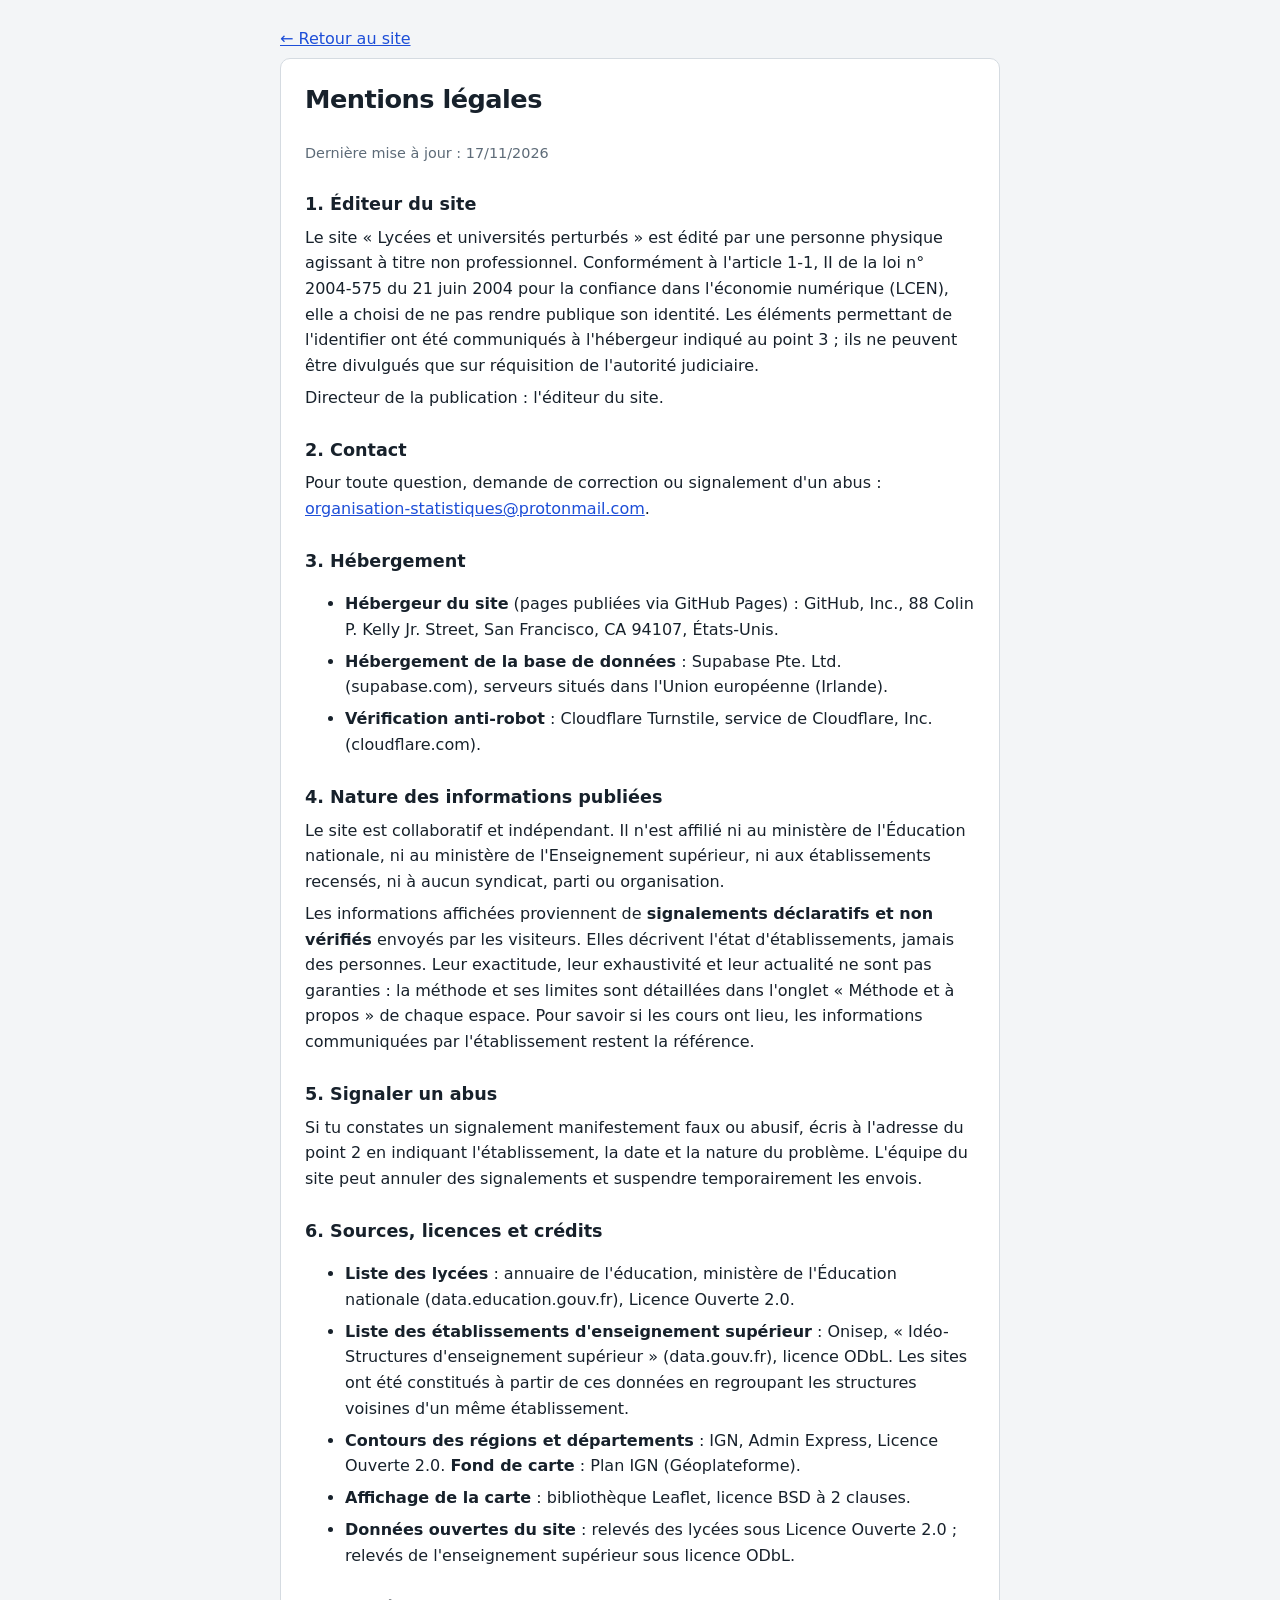
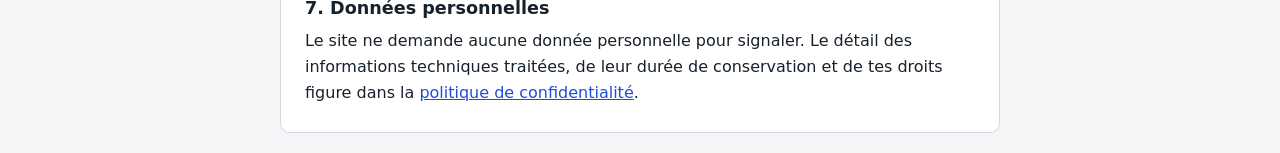
<file: mentions-legales.html>
<!DOCTYPE html>
<html lang="fr">
<head>
<meta charset="utf-8">
<meta name="viewport" content="width=device-width, initial-scale=1">
<title>Mentions légales – Lycées et universités perturbés</title>
<style>
  :root { --fond: #f3f5f7; --carte: #ffffff; --encre: #17212b; --discret: #5d6b78; --trait: #d5dbe1; --accent: #1d4ed8; }
  * { box-sizing: border-box; }
  body { margin: 0; background: var(--fond); color: var(--encre);
         font: 16px/1.6 system-ui, -apple-system, "Segoe UI", sans-serif; }
  main { max-width: 760px; margin: 0 auto; padding: 1.25rem; }
  article { background: var(--carte); border: 1px solid var(--trait); border-radius: 10px; padding: 1.25rem 1.5rem; }
  h1 { margin-top: 0; font-size: 1.6rem; letter-spacing: -0.02em; }
  h2 { font-size: 1.1rem; margin: 1.6rem 0 .4rem; }
  p, li { margin: .4rem 0; }
  .maj { color: var(--discret); font-size: .9rem; }
  a { color: var(--accent); }
  /* Passages à compléter avant la mise en ligne : surlignés pour être repérés */
  mark.a-completer { background: #fef3c7; color: #92400e; padding: 0 .2rem; border-radius: 3px; }
</style>
</head>
<body>
<main>
<p><a href="index.html">← Retour au site</a></p>
<article>
  <h1>Mentions légales</h1>
  <p class="maj">Dernière mise à jour : 17/11/2026</p>

  <h2>1. Éditeur du site</h2>

  <!-- Éditeur non professionnel, non identifié publiquement (article 1-1, II de la LCEN).
       Ce choix n'est possible que tant que le site reste sans contrepartie
       économique (ni publicité, ni don rémunéré, ni vente). -->
  <p>Le site « Lycées et universités perturbés » est édité par une personne physique
    agissant à titre non professionnel. Conformément à l'article 1-1, II de la loi
    n° 2004-575 du 21 juin 2004 pour la confiance dans l'économie numérique (LCEN),
    elle a choisi de ne pas rendre publique son identité. Les éléments permettant de
    l'identifier ont été communiqués à l'hébergeur indiqué au point 3 ; ils ne
    peuvent être divulgués que sur réquisition de l'autorité judiciaire.</p>
  <p>Directeur de la publication : l'éditeur du site.</p>

  <h2>2. Contact</h2>
  <p>Pour toute question, demande de correction ou signalement d'un abus :
    <a href="mailto:organisation-statistiques@protonmail.com">organisation-statistiques@protonmail.com</a>.</p>

  <h2>3. Hébergement</h2>
  <ul>
    <li><strong>Hébergeur du site</strong> (pages publiées via GitHub Pages) :
      GitHub, Inc., 88 Colin P. Kelly Jr. Street, San Francisco, CA 94107, États-Unis.</li>
    <li><strong>Hébergement de la base de données</strong> : Supabase Pte. Ltd.
      (supabase.com), serveurs situés dans l'Union européenne (Irlande).</li>
    <li><strong>Vérification anti-robot</strong> : Cloudflare Turnstile, service de
      Cloudflare, Inc. (cloudflare.com).</li>
  </ul>

  <h2>4. Nature des informations publiées</h2>
  <p>Le site est collaboratif et indépendant. Il n'est affilié ni au ministère de
    l'Éducation nationale, ni au ministère de l'Enseignement supérieur, ni aux
    établissements recensés, ni à aucun syndicat, parti ou organisation.</p>
  <p>Les informations affichées proviennent de <strong>signalements déclaratifs et
    non vérifiés</strong> envoyés par les visiteurs. Elles décrivent l'état
    d'établissements, jamais des personnes. Leur exactitude, leur exhaustivité et
    leur actualité ne sont pas garanties : la méthode et ses limites sont détaillées
    dans l'onglet « Méthode et à propos » de chaque espace. Pour savoir si les cours
    ont lieu, les informations communiquées par l'établissement restent la référence.</p>

  <h2>5. Signaler un abus</h2>
  <p>Si tu constates un signalement manifestement faux ou abusif, écris à l'adresse
    du point 2 en indiquant l'établissement, la date et la nature du problème.
    L'équipe du site peut annuler des signalements et suspendre temporairement les
    envois.</p>

  <h2>6. Sources, licences et crédits</h2>
  <ul>
    <li><strong>Liste des lycées</strong> : annuaire de l'éducation, ministère de
      l'Éducation nationale (data.education.gouv.fr), Licence Ouverte 2.0.</li>
    <li><strong>Liste des établissements d'enseignement supérieur</strong> : Onisep,
      « Idéo-Structures d'enseignement supérieur » (data.gouv.fr), licence ODbL. Les
      sites ont été constitués à partir de ces données en regroupant les structures
      voisines d'un même établissement.</li>
    <li><strong>Contours des régions et départements</strong> : IGN, Admin Express,
      Licence Ouverte 2.0. <strong>Fond de carte</strong> : Plan IGN (Géoplateforme).</li>
    <li><strong>Affichage de la carte</strong> : bibliothèque Leaflet, licence BSD à
      2 clauses.</li>
    <li><strong>Données ouvertes du site</strong> : relevés des lycées sous Licence
      Ouverte 2.0 ; relevés de l'enseignement supérieur sous licence ODbL.</li>
  </ul>

  <h2>7. Données personnelles</h2>
  <p>Le site ne demande aucune donnée personnelle pour signaler. Le détail des
    informations techniques traitées, de leur durée de conservation et de tes droits
    figure dans la <a href="confidentialite.html">politique de confidentialité</a>.</p>
</article>
</main>
</body>
</html>
</file>
<file: commun.css>
/* ===================================================================
   commun.css : styles partagés par lycees.html et universites.html
   =================================================================== */
/* ===================================================================
   BLOC CSS 1 : les "variables" de design
   On définit les couleurs une seule fois ici. Pour changer l'allure
   du site, tu modifies ces lignes et tout le reste suit.
   =================================================================== */
:root {
  --fond: #f3f5f7;
  --carte: #ffffff;
  --encre: #17212b;
  --discret: #5d6b78;
  --trait: #d5dbe1;
  --alerte: #d4380d;      /* lycée perturbé */
  --alerte-clair: #fde9e2;
  --ok: #237a4b;          /* lycée débloqué */
  --accent: #1d4ed8;      /* boutons */
  --accent-clair: #e8efff; /* survol des suggestions */
  --accent-focus: #93b4ff; /* contour au clavier */
  --bleu: #1d4ed8;        /* couleur de l'espace Lycées */
  --vert: #15803d;        /* couleur de l'espace Universités */
}
/* Espace Universités : même page, couleur verte (attribut sur <html>) */
html[data-espace="universites"] {
  --accent: #15803d;
  --accent-clair: #e3f4e8;
  --accent-focus: #86d0a0;
}

/* BLOC CSS 2 : réglages de base. box-sizing évite les surprises de taille. */
* { box-sizing: border-box; }
body {
  margin: 0;
  background: var(--fond);
  color: var(--encre);
  font: 16px/1.5 system-ui, -apple-system, "Segoe UI", sans-serif;
}
header { padding: 1.5rem 1.25rem 0; max-width: 1100px; margin: 0 auto;
         display: flex; justify-content: space-between; align-items: flex-start; gap: 1rem; flex-wrap: wrap; }
header h1 a { color: inherit; text-decoration: none; }
header .accueil { font-size: .85rem; color: var(--discret); text-decoration: none; }
header .accueil:hover { text-decoration: underline; }
/* Bouton "Voir les universités" / "Voir les lycées" : il prend la couleur
   de l'espace vers lequel il mène */
.changer-espace { display: inline-block; padding: .55rem 1rem; border-radius: 6px; color: #fff;
                  font-weight: 600; text-decoration: none; white-space: nowrap; }
.changer-espace.vers-universites { background: var(--vert); }
.changer-espace.vers-lycees { background: var(--bleu); }
.changer-espace:hover { filter: brightness(1.1); }
h1 { margin: 0; font-size: 1.6rem; letter-spacing: -0.02em; }
header p { margin: .25rem 0 0; color: var(--discret); max-width: 60ch; }

/* BLOC CSS 3 : la mise en page à deux colonnes (CSS Grid).
   "1fr 1fr" = deux colonnes de même largeur.
   Sous 800px de large (téléphone), on passe à une seule colonne. */
main { max-width: 1100px; margin: 1rem auto 2rem; padding: 0 1.25rem; }

.carte {
  background: var(--carte); border: 1px solid var(--trait);
  border-radius: 10px; padding: 1.1rem;
}
h2 { margin: 0 0 .75rem; font-size: 1.1rem; }

/* BLOC CSS 4 : la liste des lycées perturbés (colonne gauche) */
#liste { list-style: none; margin: 0; padding: 0 .25rem 0 0; max-height: 26rem; overflow-y: auto; }  /* longue liste : défilement */
#liste li {
  border-left: 4px solid var(--alerte); background: var(--alerte-clair);
  padding: .55rem .75rem; margin-bottom: .5rem; border-radius: 0 6px 6px 0;
}
#liste .nom { font-weight: 600; }
#liste .meta { font-size: .85rem; color: var(--discret); }
.vide { color: var(--discret); font-style: italic; }

/* BLOC CSS 5 : le champ de recherche et ses suggestions.
   Le conteneur est en position: relative pour que la liste de
   suggestions (position: absolute) se colle juste en dessous. */
.recherche { position: relative; }
input[type=text], select {
  width: 100%; padding: .65rem .75rem; font: inherit;
  border: 1px solid var(--trait); border-radius: 6px; background: #fff;
}
input:focus, select:focus, button:focus-visible {
  outline: 3px solid var(--accent-focus); outline-offset: 1px;
}
#suggestions, #suggestions-stats {
  position: absolute; left: 0; right: 0; top: 100%; z-index: 5;
  background: #fff; border: 1px solid var(--trait); border-radius: 6px;
  margin: 2px 0 0; padding: 0; list-style: none; max-height: 240px; overflow-y: auto;
}
.recherche ul li { padding: .5rem .75rem; cursor: pointer; }
.recherche ul li small { color: var(--discret); }
.recherche ul li.actif, .recherche ul li:hover { background: var(--accent-clair); }

/* BLOC CSS 6 : le volet d'action. L'attribut HTML "hidden" le cache ;
   le JavaScript le retire quand un lycée est choisi. */
#volet { margin-top: 1rem; padding-top: 1rem; border-top: 1px solid var(--trait); }
#volet[hidden] { display: none; }
label { display: block; font-weight: 600; margin: .6rem 0 .25rem; }
button {
  margin-top: 1rem; padding: .65rem 1.2rem; font: inherit; font-weight: 600;
  color: #fff; background: var(--accent); border: 0; border-radius: 6px; cursor: pointer;
}
#message { margin-top: .75rem; min-height: 1.4em; color: var(--ok); font-weight: 600; }

/* BLOC CSS 7 : les graphiques en barres (de simples <div> dont la
   hauteur ou la largeur est calculée par le JavaScript, BLOC JS 5).
   .barres     = graphique vertical (heures, jours)
   .barres-h   = graphique horizontal (motifs, départements) */
.barres-zone { display: flex; align-items: flex-end; gap: 3px; height: 180px;
               margin-top: .5rem; border-bottom: 1px solid var(--trait); }
.barres-zone div { flex: 1; background: var(--alerte); border-radius: 3px 3px 0 0; min-height: 1px; }
.barres-zone div.vide { background: var(--trait); }
.barres-axe { display: flex; gap: 3px; font-size: .7rem; color: var(--discret); margin-top: .2rem; }
.barres-axe span { flex: 1; text-align: center; white-space: nowrap; overflow: visible; }
.barres-max { font-size: .75rem; color: var(--discret); }
.barres-h { list-style: none; margin: .5rem 0 0; padding: 0; }
.barres-h li { display: grid; grid-template-columns: minmax(7rem, 38%) 1fr auto;
               gap: .6rem; align-items: center; margin-bottom: .45rem; font-size: .92rem; }
.barres-h .piste { background: #eef1f4; border-radius: 4px; height: .9rem; overflow: hidden; }
.barres-h .piste div { background: var(--alerte); height: 100%; border-radius: 4px; }
.barres-h .valeur { color: var(--discret); font-variant-numeric: tabular-nums; white-space: nowrap; }

/* BLOC CSS 8 : les onglets.
   Le sélecteur [hidden] garantit qu'un onglet caché disparaît vraiment,
   même si on lui a donné un affichage (grid) par ailleurs. */
[hidden] { display: none !important; }
.onglets { max-width: 1100px; margin: 1rem auto 0; padding: 0 1.25rem;
           display: flex; gap: .5rem; flex-wrap: wrap; }
.onglets button { margin: 0; background: #fff; color: var(--encre); border: 1px solid var(--trait); }
.onglets button[aria-selected="true"] { background: var(--accent); color: #fff; border-color: var(--accent); }
button.secondaire { background: #fff; color: var(--encre); border: 1px solid var(--trait); }

/* Onglet "Signaler" : grand format, centré */
.grand { max-width: 720px; margin: 1.5rem auto 0; padding: 1.75rem; }
.grand h2 { font-size: 1.5rem; }
.grand input[type=text] { font-size: 1.2rem; padding: .9rem 1rem; }
.resume { max-width: 720px; margin: 1rem auto 0; text-align: center; color: var(--discret); }
.centre { text-align: center; }
.coche { width: 64px; height: 64px; margin: 0 auto .5rem; border-radius: 50%;
         background: var(--ok); color: #fff; font-size: 2.2rem; line-height: 64px; }
#confirmation:focus { outline: none; }
#confirmation button { margin: .4rem .25rem 0; }

/* Onglet "Statistiques" : une rangée de chiffres clés, puis une grille
   de cartes sur deux colonnes (une seule sur téléphone) */
#onglet-stats { margin-top: 1.25rem; }
.tuiles { display: grid; grid-template-columns: repeat(auto-fit, minmax(160px, 1fr)); gap: .75rem; }
.tuile { background: var(--carte); border: 1px solid var(--trait); border-radius: 10px; padding: .85rem 1rem; }
.tuile .chiffre { font-size: 1.9rem; font-weight: 700; line-height: 1.15; font-variant-numeric: tabular-nums; }
.tuile .chiffre.alerte { color: var(--alerte); }
.tuile .libelle { font-size: .85rem; color: var(--discret); }
.grille-stats { display: grid; grid-template-columns: 1fr 1fr; gap: 1.25rem; margin-top: 1.25rem; align-items: start; }
.grille-stats .large { grid-column: 1 / -1; }
@media (max-width: 800px) { .grille-stats { grid-template-columns: 1fr; } }
.sous-titre { margin: -.5rem 0 .5rem; font-size: .85rem; color: var(--discret); }
.bascule { display: inline-flex; gap: .25rem; margin-bottom: .25rem; }
.bascule button { margin: 0; padding: .3rem .7rem; font-size: .85rem;
                  background: #fff; color: var(--encre); border: 1px solid var(--trait); }
.bascule button[aria-pressed="true"] { background: var(--accent); color: #fff; border-color: var(--accent); }
/* BLOC CSS 10 : fiche d'un lycée, "Mon lycée", recherche, aide */
.fiche h3 { margin: 0; font-size: 1.15rem; }
.fiche .lieu { color: var(--discret); font-size: .9rem; }
.etat { display: inline-block; margin: .5rem 0 .25rem; padding: .2rem .65rem; border-radius: 999px;
        font-weight: 700; font-size: .9rem; }
.etat.perturbe { background: var(--alerte-clair); color: var(--alerte); }
.etat.calme { background: #e3f1e9; color: var(--ok); }
.fiche .precision { font-size: .85rem; color: var(--discret); }
.fiche .composantes { font-size: .82rem; color: var(--discret); margin-top: .3rem; }
.fiche .actions { display: flex; flex-wrap: wrap; gap: .4rem; margin-top: .6rem; }
.fiche .actions button, .fiche .actions a { margin: 0; padding: .4rem .75rem; font-size: .85rem; font-weight: 600;
  background: #fff; color: var(--encre); border: 1px solid var(--trait); border-radius: 6px;
  text-decoration: none; cursor: pointer; font-family: inherit; }
.fiche .actions button:hover, .fiche .actions a:hover { border-color: var(--accent); }
.fiche .actions .principal { background: var(--accent); color: #fff; border-color: var(--accent); }
.frise { margin-top: .6rem; font-size: .7rem; color: var(--discret); }
.frise .ligne { display: grid; grid-template-columns: 3.4rem repeat(24, 1fr); gap: 1px; align-items: center; margin-bottom: 1px; }
.frise .case { height: 9px; background: #e9edf1; border-radius: 1px; }
.frise .titre { margin-bottom: .2rem; font-weight: 600; }
.leaflet-popup-content .fiche h3 { font-size: 1rem; }
.leaflet-popup-content { margin: .8rem .9rem; min-width: 240px; }
#mon-lycee .entete { display: flex; justify-content: space-between; align-items: baseline; gap: .5rem; }
#mon-lycee .entete span { font-size: .8rem; font-weight: 700; letter-spacing: .04em; text-transform: uppercase; color: var(--accent); }
#btn-mon-lycee { margin-top: .5rem; padding: .35rem .75rem; font-size: .85rem; }
.bandeau { max-width: 720px; margin: 1.5rem auto 0; padding: .8rem 1rem; border-radius: 8px;
           background: #fef3c7; color: #92400e; font-weight: 600; border: 1px solid #fcd34d; }
details.aide { padding: 0; }
details.aide summary { padding: 1rem 1.25rem; cursor: pointer; font-weight: 700; }
details.aide ul { margin: 0; padding: 0 1.25rem 1.1rem 2.5rem; }
details.aide li { margin: .35rem 0; }
#recherche-stats { margin-bottom: 1.25rem; }
#resultat-recherche:not(:empty) { margin-top: 1rem; padding-top: 1rem; border-top: 1px solid var(--trait); }
.filtre-liste { margin-bottom: .75rem; }
.filtre-liste select { padding: .45rem .6rem; font-size: .9rem; }

/* BLOC CSS 9 : l'onglet Carte */
.carte-barre { display: flex; flex-wrap: wrap; gap: .5rem 1rem; justify-content: space-between; margin-bottom: .75rem; }
.carte-barre .bascule { flex-wrap: wrap; }
#carte-france { height: 540px; border-radius: 8px; background: #e8f0f6; border: 1px solid var(--trait); }
@media (max-width: 600px) { #carte-france { height: 400px; } }
.leaflet-container { font: inherit; }
.leaflet-interactive:focus { outline: none; }   /* pas de cadre noir au clic sur une région */
.leaflet-tooltip { max-width: 280px; white-space: normal; }
.bulle strong { display: block; font-size: 1rem; }
.bulle ul { margin: .3rem 0 0; padding-left: 1rem; }
#carte-legende { display: flex; flex-wrap: wrap; gap: .4rem 1rem; margin-top: .6rem; font-size: .82rem; color: var(--discret); }
#carte-legende span::before { content: ""; display: inline-block; width: .9rem; height: .9rem;
  margin-right: .35rem; vertical-align: -2px; border-radius: 3px; background: var(--c); border: 1px solid #0002; }
#carte-detail { margin-top: 1.25rem; }
#carte-fil { display: flex; align-items: center; gap: .75rem; margin-bottom: .6rem; }
#carte-fil button { margin: 0; padding: .35rem .8rem; font-size: .9rem;
                    background: #fff; color: var(--encre); border: 1px solid var(--trait); }
#carte-fil button:hover { border-color: var(--accent); }
#carte-fil-nom { font-weight: 700; font-size: 1.05rem; }
.bulle em { display: block; margin-top: .3rem; font-size: .8rem; color: var(--discret); }
.bulle-motif { margin-top: .2rem; font-weight: 600; color: var(--alerte); }
#carte-legende span.rond::before { border-radius: 50%; border: 2px solid #fff; box-shadow: 0 0 0 1px #0003; }
.liste-simple li.cliquable { cursor: pointer; }
.liste-simple li.cliquable:hover { background: #f3f6fb; }
/* Fond de carte IGN en gris clair : les points de couleur ressortent mieux */
#carte-france .leaflet-tile-pane { filter: grayscale(1) contrast(.9) brightness(1.05); }
.liste-simple { list-style: none; margin: .5rem 0 0; padding: 0; }
.liste-simple li { padding: .4rem 0; border-bottom: 1px solid var(--trait); }
.liste-simple li small { color: var(--discret); }
.avertissement { margin-top: 1.25rem; font-size: .85rem; color: var(--discret); text-align: center; }
#onglet-carte { margin-top: 1.25rem; }

/* BLOC CSS 11 : l'onglet "Méthode et à propos" (textes, FAQ, données) */
#onglet-infos { max-width: 820px; margin: 1.25rem auto 0; }
#onglet-infos .carte { margin-bottom: 1.25rem; }
#onglet-infos h2 { scroll-margin-top: 1rem; }
#onglet-infos p, #onglet-infos li { line-height: 1.6; }
#onglet-infos ol, #onglet-infos ul { padding-left: 1.3rem; }
#onglet-infos li { margin: .4rem 0; }
.sommaire { display: flex; flex-wrap: wrap; gap: .4rem; }
.sommaire a { padding: .35rem .8rem; border: 1px solid var(--trait); border-radius: 999px;
              background: #fff; color: var(--encre); text-decoration: none; font-size: .9rem; font-weight: 600; }
.sommaire a:hover { border-color: var(--accent); }
/* Texte à réécrire par le responsable du site : surligné pour être repéré */
mark.a-completer { background: #fef3c7; color: #92400e; padding: 0 .2rem; border-radius: 3px; }
.faq details { border-top: 1px solid var(--trait); }
.faq details:last-of-type { border-bottom: 1px solid var(--trait); }
.faq summary { padding: .75rem 0; cursor: pointer; font-weight: 600; }
.faq details p { margin: 0 0 .9rem; }
.colonnes-csv { font-size: .92rem; }
.colonnes-csv code { background: #eef1f4; padding: 0 .3rem; border-radius: 3px; }
#message-donnees { margin-top: .5rem; color: var(--discret); font-size: .9rem; }
.lien-suite { margin: 0; padding: 0 1.25rem 1.1rem; }
</file>
